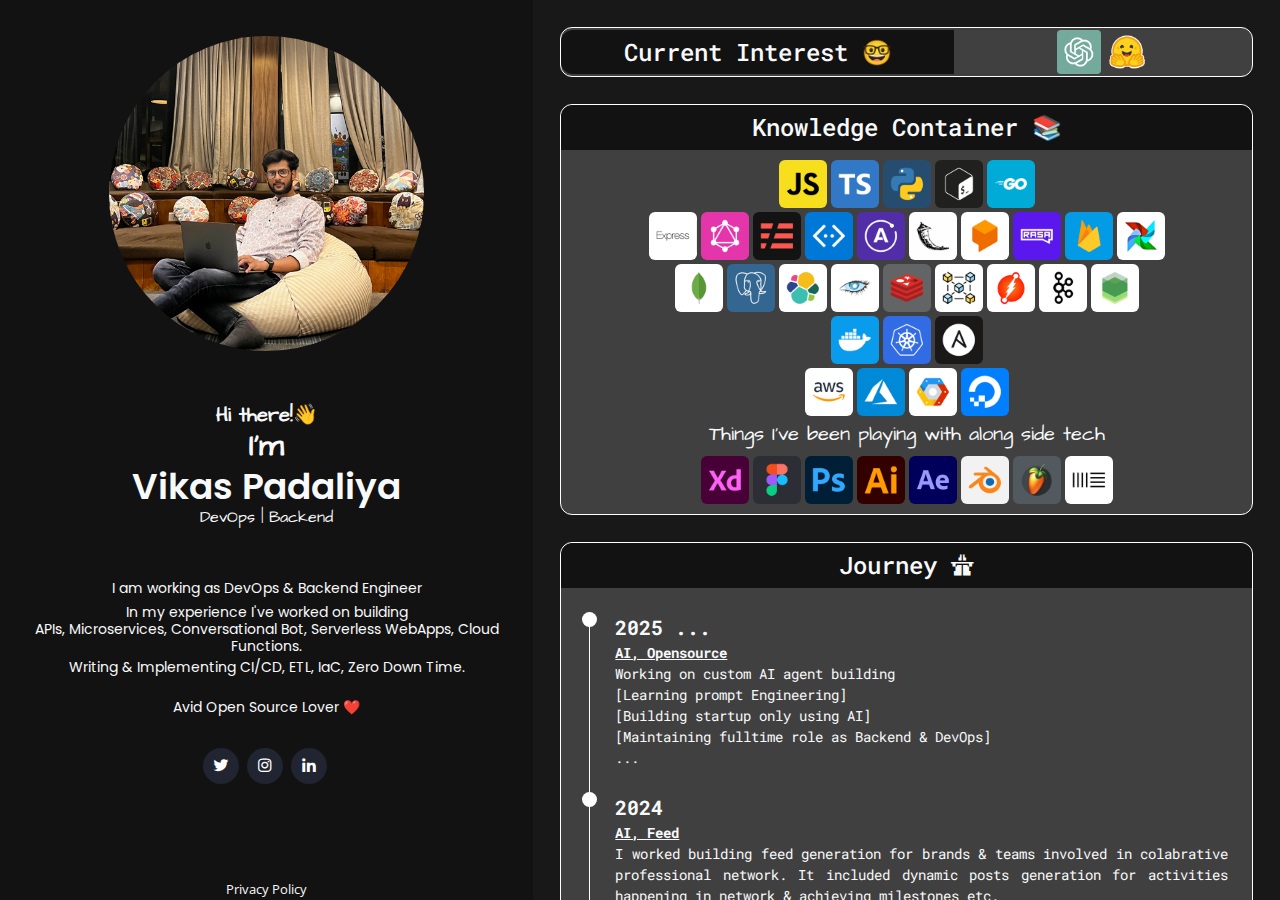
<file: index.html>
<!DOCTYPE html>
<html lang="en">
  <head>
    <meta charset="utf-8" />
    <meta content="width=device-width, initial-scale=1.0" name="viewport" />

    <title>Vikas Padaliya</title>
    <meta
      name="google-site-verification"
      content="baOHmpaGvsqfueZzOCyQHRJVU0tcOq9hrvQE9EifEQY"
    />
    <meta
      name="keyword"
      content="portfolio, vikas padaliya, vikas, pvkas, pvkas13, vkas, devops, backend, rajkot, india"
    />
    <meta
      name="description"
      content="Hi, I'm Vikas Padaliya. I am working as DevOps & Backend Engineer. I've experience on building APIs, Microservices, Implementing Zero Down Time, Writing ETL, CI/CD, IaC, Conversational Bot, Serverless WebApps, Cloud Functions and Working with cloud platform like AWS, Azure, GCP along with various DevOps technologies"
    />

    <!-- Social Media  -->
    <meta property="og:title" content="Vikas Padaliya" />
    <meta
      property="og:image"
      content="https://www.pvkas.com/img/vkas-preview.jpg"
    />
    <meta
      property="og:description"
      content="Hi, I'm Vikas Padaliya. I am working as DevOps & Backend Engineer. I've experience on building APIs, Microservices, Implementing Zero Down Time, Writing ETL, CI/CD, IaC, Conversational Bot, Serverless WebApps, Cloud Functions and Working with cloud platform like AWS, Azure, GCP along with various DevOps technologies"
    />
    <meta property="og:url" content="https://www.pvkas.com" />

    <!-- Favicons -->
    <link href="./img/favicon.png" rel="icon" />
    <link
      rel="apple-touch-icon"
      sizes="180x180"
      href="./img/apple-touch-icon.png"
    />
    <link rel="icon" sizes="192x192" href="./img/icon-hd.png" />
    <link rel="icon" sizes="128x128" href="./img/icon.png" />

    <!-- Google Fonts -->
    <link
      href="https://fonts.googleapis.com/css?family=Open+Sans:300,300i,400,400i,600,600i,700,700i|Poppins:300,300i,400,400i,500,500i,600,600i,700,700i"
      rel="stylesheet"
    />
    <link rel="preconnect" href="https://fonts.gstatic.com" />
    <link
      href="https://fonts.googleapis.com/css2?family=Architects+Daughter&display=swap"
      rel="stylesheet"
    />
    <link rel="preconnect" href="https://fonts.gstatic.com" />
    <link
      href="https://fonts.googleapis.com/css2?family=Roboto+Mono:wght@400;500;700&display=swap"
      rel="stylesheet"
    />

    <!-- CDN CSS Files -->
    <link
      rel="stylesheet"
      href="https://maxcdn.bootstrapcdn.com/bootstrap/4.0.0/css/bootstrap.min.css"
      integrity="sha384-Gn5384xqQ1aoWXA+058RXPxPg6fy4IWvTNh0E263XmFcJlSAwiGgFAW/dAiS6JXm"
      crossorigin="anonymous"
    />
    <link
      href="https://unpkg.com/boxicons@2.0.7/css/boxicons.min.css"
      rel="stylesheet"
    />

    <!-- Main CSS File -->
    <link href="css/style.css" rel="stylesheet" />

    <!-- Global site tag (gtag.js) - Google Analytics -->
    <script
      async
      src="https://www.googletagmanager.com/gtag/js?id=G-7EEP8YHH7P"
    ></script>
    <script>
      window.dataLayer = window.dataLayer || [];
      function gtag() {
        dataLayer.push(arguments);
      }
      gtag("js", new Date());

      gtag("config", "G-7EEP8YHH7P");
    </script>
  </head>

  <body>
    <div class="row no-gutters">
      <!-- ======= Header ======= -->
      <header id="bio" class="header col-md-5">
        <div
          class="profile d-flex flex-column align-items-center justify-content-sm-around"
        >
          <img
            class="profile-picture img-fluid rounded-circle"
            src="./img/vkas.jpg"
            alt=""
          />
          <div class="profile-name d-flex flex-column">
            <h2 class="text-light">Hi there!👋</h2>
            <h2 class="text-light" style="font-size: 32px">I'm</h2>
            <h1 class="text-light">Vikas Padaliya</h1>
            <h3 class="text-light">DevOps | Backend</h3>
          </div>
          <div class="profile-information">
            <h4 class="text-light px-2 mb-2">
              I am working as DevOps & Backend Engineer<br />
            </h4>
            <h4 class="text-light px-2 mb-1">
              In my experience I've worked on building<br />
              APIs, Microservices, Conversational Bot, Serverless WebApps, Cloud
              Functions.
            </h4>
            <h4 class="text-light px-2 mb-4">
              Writing & Implementing CI/CD, ETL, IaC, Zero Down Time.
            </h4>
            <h4 class="text-light">Avid Open Source Lover ❤️<br /></h4>
          </div>
          <div class="profile-links mt-3 text-center">
            <a
              href="https://twitter.com/pvkas13"
              class="twitter"
              target="_blank"
              ><i class="bx bxl-twitter"></i
            ></a>
            <a
              href="https://www.instagram.com/pvkas13"
              class="instagram"
              target="_blank"
              ><i class="bx bxl-instagram"></i
            ></a>
            <a
              href="https://www.linkedin.com/in/pvkas13"
              class="linkedin"
              target="_blank"
              ><i class="bx bxl-linkedin"></i
            ></a>
          </div>
          <div class="mt-3">
            <a href="privacy-policy" class="text-light small">Privacy Policy</a>
          </div>
        </div>
      </header>

      <main id="main" class="col-md-7">
        <section
          id="interests"
          class="d-flex flex-row interest-container section-bg"
        >
          <div class="interest-container-title px-2 py-2">
            <h2 class="text-light">Current Interest 🤓</h2>
          </div>
          <div
            class="d-flex flex-row interest-container-content justify-content-center px-2"
          >
            <a
              href="https://openai.com/blog/chatgpt"
              target="_blank"
              title="ChatGPT"
            >
              <img src="./img/ChatGPT.png" alt="" />
            </a>
            <a
              href="https://huggingface.co/"
              target="_blank"
              title="Prompt Engineering"
            >
              <img src="./img/HF.png" alt="" />
            </a>
          </div>
        </section>

        <!-- Knowledge Container -->
        <section id="skills" class="knowledge-container section-bg pb-2">
          <div class="knowledge-container-title">
            <h2 class="text-light py-2 px-2">Knowledge Container 📚</h2>
          </div>
          <div class="d-flex flex-column knowledge-container-content">
            <div class="d-flex flex-row knowledge-container-content-row">
              <div class="knowledge-container-item">
                <a
                  href="https://www.javascript.com/"
                  target="_blank"
                  title="Javascript"
                >
                  <img src="./img/JS.png" alt="" />
                </a>
              </div>
              <div class="knowledge-container-item">
                <a
                  href="https://www.typescriptlang.org/"
                  target="_blank"
                  title="Typescript"
                >
                  <img src="./img/TS.png" alt="" />
                </a>
              </div>
              <div class="knowledge-container-item">
                <a
                  href="hhttps://www.python.org/"
                  target="_blank"
                  title="Python"
                >
                  <img src="./img/Python.png" alt="" />
                </a>
              </div>
              <div class="knowledge-container-item">
                <a
                  href="https://www.shellscript.sh/"
                  target="_blank"
                  title="Shell"
                >
                  <img src="./img/Shell.png" alt="" />
                </a>
              </div>
              <div class="knowledge-container-item">
                <a href="https://golang.org/" target="_blank" title="Go">
                  <img src="./img/Go.png" alt="" />
                </a>
              </div>
            </div>
            <div class="d-flex flex-row knowledge-container-content-row">
              <div class="knowledge-container-item">
                <a
                  href="https://expressjs.com/"
                  target="_blank"
                  title="Express"
                >
                  <img src="./img/Express.png" alt="" />
                </a>
              </div>
              <div class="knowledge-container-item">
                <a href="https://graphql.org/" target="_blank" title="Ethereum">
                  <img src="./img/Graphql.png" alt="" />
                </a>
              </div>
              <div class="knowledge-container-item">
                <a
                  href="https://www.serverless.com/"
                  target="_blank"
                  title="Serverless"
                >
                  <img src="./img/Serverless.png" alt="" />
                </a>
              </div>
              <div class="knowledge-container-item">
                <a
                  href="https://dev.botframework.com/"
                  target="_blank"
                  title="Bot Framework"
                >
                  <img src="./img/BF.png" alt="" />
                </a>
              </div>
              <div class="knowledge-container-item">
                <a
                  href="https://www.apollographql.com/"
                  target="_blank"
                  title="Apollo Graphql"
                >
                  <img src="./img/Apollo.png" alt="" />
                </a>
              </div>
              <div class="knowledge-container-item">
                <a
                  href="https://flask.palletsprojects.com/en/1.1.x/"
                  target="_blank"
                  title="Flask"
                >
                  <img src="./img/Flask.png" alt="" />
                </a>
              </div>
              <div class="knowledge-container-item">
                <a
                  href="https://cloud.google.com/dialogflow"
                  target="_blank"
                  title="Dialogflow"
                >
                  <img src="./img/Dialogflow.png" alt="" />
                </a>
              </div>
              <div class="knowledge-container-item">
                <a href="https://rasa.com/" target="_blank" title="Rasa">
                  <img src="./img/Rasa.png" alt="" />
                </a>
              </div>
              <div class="knowledge-container-item">
                <a
                  href="https://firebase.google.com/"
                  target="_blank"
                  title="Firebase"
                >
                  <img src="./img/Firebase.png" alt="" />
                </a>
              </div>
              <div class="knowledge-container-item">
                <a
                  href="https://airflow.apache.org/"
                  target="_blank"
                  title="Airflow"
                >
                  <img src="./img/Airflow.png" alt="" />
                </a>
              </div>
            </div>
            <div class="d-flex flex-row knowledge-container-content-row">
              <div class="knowledge-container-item">
                <a
                  href="https://www.mongodb.com/"
                  target="_blank"
                  title="Mongodb"
                >
                  <img src="./img/Mongo.png" alt="" />
                </a>
              </div>
              <div class="knowledge-container-item">
                <a
                  href="https://www.postgresql.org/"
                  target="_blank"
                  title="Postgre SQL"
                >
                  <img src="./img/Postgre.png" alt="" />
                </a>
              </div>
              <div class="knowledge-container-item">
                <a
                  href="https://www.elastic.co/"
                  target="_blank"
                  title="Elastic Search"
                >
                  <img src="./img/Elastic.png" alt="" />
                </a>
              </div>
              <div class="knowledge-container-item">
                <a
                  href="https://cassandra.apache.org/"
                  target="_blank"
                  title="Cassandra"
                >
                  <img src="./img/Cassandra.png" alt="" />
                </a>
              </div>
              <div class="knowledge-container-item">
                <a href="https://redis.io/" target="_blank" title="Redis">
                  <img src="./img/Redis.png" alt="" />
                </a>
              </div>
              <div class="knowledge-container-item">
                <a
                  href="https://www.investopedia.com/terms/b/blockchain.asp"
                  target="_blank"
                  title="Blockchain"
                >
                  <img src="./img/BlockChain.png" alt="" />
                </a>
              </div>
              <div class="knowledge-container-item">
                <a href="https://dgraph.io" target="_blank" title="DGraph">
                  <img src="./img/Dgraph.png" alt="" />
                </a>
              </div>
              <div class="knowledge-container-item">
                <a
                  href="https://kafka.apache.org"
                  target="_blank"
                  title="Kafka"
                >
                  <img src="./img/Kafka.png" alt="" />
                </a>
              </div>
              <div class="knowledge-container-item">
                <a
                  href="https://github.com/google/leveldb"
                  target="_blank"
                  title="Level Db"
                >
                  <img src="./img/Level.png" alt="" />
                </a>
              </div>
            </div>
            <div class="d-flex flex-row knowledge-container-content-row">
              <div class="knowledge-container-item">
                <a
                  href="https://www.docker.com/"
                  target="_blank"
                  title="Docker"
                >
                  <img src="./img/Docker.png" alt="" />
                </a>
              </div>
              <div class="knowledge-container-item">
                <a
                  href="https://kubernetes.io/"
                  target="_blank"
                  title="Kubernetes"
                >
                  <img src="./img/Kubernetes.png" alt="" />
                </a>
              </div>
              <div class="knowledge-container-item">
                <a
                  href="https://www.ansible.com/"
                  target="_blank"
                  title="Ansible"
                >
                  <img src="./img/Ansible.png" alt="" />
                </a>
              </div>
            </div>
            <div class="d-flex flex-row knowledge-container-content-row">
              <div class="knowledge-container-item">
                <a href="https://aws.amazon.com/" target="_blank" title="AWS">
                  <img src="./img/AWS.png" alt="" />
                </a>
              </div>
              <div class="knowledge-container-item">
                <a
                  href="https://azure.microsoft.com/en-in/"
                  target="_blank"
                  title="Azure"
                >
                  <img src="./img/Azure.png" alt="" />
                </a>
              </div>
              <div class="knowledge-container-item">
                <a
                  href="https://cloud.google.com/"
                  target="_blank"
                  title="Google Cloud"
                >
                  <img src="./img/GCP.png" alt="" />
                </a>
              </div>
              <div class="knowledge-container-item">
                <a
                  href="https://www.digitalocean.com/"
                  target="_blank"
                  title="Digital Ocean"
                >
                  <img src="./img/DO.png" alt="" />
                </a>
              </div>
            </div>
            <div class="d-flex flex-row knowledge-container-sub-title">
              <h4 class="text-light">
                Things I've been playing with along side tech
              </h4>
            </div>
            <div class="d-flex flex-row knowledge-container-content-row">
              <div class="knowledge-container-item">
                <a
                  href="https://www.adobe.com/in/products/xd.html"
                  target="_blank"
                  title="Adobe XD"
                >
                  <img src="./img/XD.png" alt="" />
                </a>
              </div>
              <div class="knowledge-container-item">
                <a href="https://www.figma.com/" target="_blank" title="Figma">
                  <img src="./img/Figma.png" alt="" />
                </a>
              </div>
              <div class="knowledge-container-item">
                <a
                  href="https://www.adobe.com/in/products/photoshop.html"
                  target="_blank"
                  title="Photoshop"
                >
                  <img src="./img/PS.png" alt="" />
                </a>
              </div>
              <div class="knowledge-container-item">
                <a
                  href="https://www.adobe.com/in/products/illustrator.html"
                  target="_blank"
                  title="Illustrator"
                >
                  <img src="./img/AI.png" alt="" />
                </a>
              </div>
              <div class="knowledge-container-item">
                <a
                  href="https://www.adobe.com/in/products/aftereffects.html"
                  target="_blank"
                  title="After Effects"
                >
                  <img src="./img/AE.png" alt="" />
                </a>
              </div>
              <div class="knowledge-container-item">
                <a
                  href="https://www.blender.org/"
                  target="_blank"
                  title="Blender"
                >
                  <img src="./img/Blender.png" alt="" />
                </a>
              </div>
              <div class="knowledge-container-item">
                <a
                  href="https://www.image-line.com/"
                  target="_blank"
                  title="FL Studio"
                >
                  <img src="./img/FL.png" alt="" />
                </a>
              </div>
              <div class="knowledge-container-item">
                <a
                  href="https://www.ableton.com/en/"
                  target="_blank"
                  title="Ableton Live"
                >
                  <img src="./img/Ableton.png" alt="" />
                </a>
              </div>
            </div>
          </div>
        </section>

        <!-- Journey Timeline -->
        <section id="journey" class="timeline-container section-bg">
          <div class="timeline-container-title">
            <h2 class="text-light py-2 px-2">Journey 🛣</h2>
          </div>
          <div
            class="d-flex flex-row timeline-container-content my-4 ml-2 mr-4"
          >
            <div class="timeline">
              <ul class="sessions">
                <li class="session">
                  <div class="time text-light">2025 ...</div>
                  <p class="text-light">
                    <b><u> AI, Opensource</u></b
                    ><br />
                    Working on custom AI agent building<br />
                    [Learning prompt Engineering]<br />
                    [Building startup only using AI]<br />
                    [Maintaining fulltime role as Backend & DevOps]<br />
                    ...
                  </p>
                </li>
                <li class="session">
                  <div class="time text-light">2024</div>
                  <p class="text-light">
                    <b><u> AI, Feed</u></b
                    ><br />
                    I worked building feed generation for brands & teams
                    involved in colabrative professional network. It included
                    dynamic posts generation for activities happening in network
                    & achieving milestones etc.<br />
                    Moderator system to manage activity in complex network
                    professional building product.<br />
                    Played with different types of AI Opensource models and its
                    usecases.<br />
                    Different architectures to build custom AI models integrated
                    with data lake<br />
                  </p>
                </li>
                <li class="session">
                  <div class="time text-light">2023</div>
                  <p class="text-light">
                    <b><u> AI, Search Engine</u></b
                    ><br />
                    Working professionally to build search engine for
                    colabrative professional network. My resposibilities
                    involved building data pipelines for data aggregation,
                    indexing, generating custom queries for text searches and
                    implementing of ranking system in search engine. I also
                    spend time learning and experimenting with opensource AI
                    models for use-cases like text summarization & QnA.
                  </p>
                </li>
                <li class="session">
                  <div class="time text-light">2022</div>
                  <p class="text-light">
                    <b><u> AI, Web3</u></b
                    ><br />
                    Working closely with startups around AI and Collaboration
                    Network. Using my existing knwoledge in AI & NLP, I helped
                    developing and integrating end-to-end service which predicts
                    emotion from voice. As one of early user and beta tester of
                    GPT-OpenAI (Since 2020). I spent lot of time playing around
                    experimenting with AI techonologies. Meanwhile I also
                    contributed to startup building an emerging peer to peer
                    professional network as Backend & DevOps engineer. From
                    trying to build bridge between web2 and web3 for next-gen
                    application I pivoted towards AI applications.
                  </p>
                </li>
                <li class="session">
                  <div class="time text-light">2021</div>
                  <p class="text-light">
                    <b
                      ><u>
                        BlockChain, Graph Databases, Zero Downtime, Event Driven
                        Microservice</u
                      ></b
                    ><br />
                    Getting chance to work on growing startups with their
                    massive user growth. Scale & Stability becomes primary
                    requirement of startup during this stage. I got to work on
                    implementing zero down time using methods like blue-green
                    and also allowing to test with canary builds. One of my core
                    resposibility was to develop and migrate to Event driven
                    Microservices while leading some features like building
                    recommendation engine service using graph databases. As Tech
                    World was already shifting towards new technologies like
                    blockchain and crypto. I spent decent amount of time
                    learning and experimenting it.
                  </p>
                </li>
                <li class="session">
                  <div class="time text-light">2020</div>
                  <p class="text-light">
                    <b><u>Python, Elastic Search, Ansible, Kubernetes</u></b
                    ><br />
                    Working in service based startup I got opportunity to work
                    with different startups and people around the world. since
                    every idea has its own tech requirements. I have worked in
                    different languages. Building architecture like master-slave
                    for workload distribution, writing ETL, APIs, cache systems,
                    NLP bots. While taking care of all DevOps resposibilities
                    and developing solid knowledge on IaC and kubernetes.
                  </p>
                </li>
                <li class="session">
                  <div class="time text-light">2019</div>
                  <p class="text-light">
                    <b><u>Nodejs, MongoDB, Docker, Azure </u></b><br />
                    While working as intern in DevOps. I was also one of core
                    backend developer in MEAN & MERN stack projects. Writing and
                    integrating APIs, web scraping and scripts. Started building
                    strong knowledge around containerization meanwhile getting
                    my hands on AWS and Azure. Thus, I started my journey tech
                    journey.
                  </p>
                </li>
                <li class="session">
                  <div class="time text-light">2018</div>
                  <p class="text-light">
                    <b><u> Linux, Administration, Cloud, AWS</u></b
                    ><br />
                    As Industry was shifting towards cloud computing. I used
                    knowledge I had on networking and jumped into cloud
                    computing. I started with taking courses on AWS. Which
                    helped me learn Administration and UNIX eventually made me
                    play around linux. This was the time I actually started
                    loving opensource and its community. Finally I decided to
                    join company as DevOps intern.
                  </p>
                </li>
                <li class="session">
                  <div class="time text-light">2017</div>
                  <p class="text-light">
                    <b><u> Figma, XD, Networking</u></b>
                    <br />
                    While working part time as designer I shifted my to work
                    towards UI/UX. As I was working closely with industry while
                    studying. I found one interesting domain which was
                    networking. So, I took few courses of CISCO and VMWARE.
                    where I learn how configure and manage network and bare
                    metal virtual machines, switches, routers, firewalls.
                  </p>
                </li>
                <li class="session">
                  <div class="time text-light">2016</div>
                  <p class="text-light">
                    <b><u> Java, Android, Illustrator, Premier</u></b>
                    <br />
                    As a part of academics. I leaned Java and Android. on
                    personal interest I contributed to couple of mobile
                    applications. To create assets for mobile app I had to spend
                    lot of time creating icons, screns, animation using
                    Illustrator. Meanwhile I also helped creating posters,
                    teaser and brochure for college. I was also working as part
                    time designer in a startup.
                  </p>
                </li>
                <li class="session">
                  <div class="time text-light">2015</div>
                  <p class="text-light">
                    <b><u> C++ Shell</u></b
                    ><br />
                    After spending lot of time working with all these different
                    tools and programs. It developed my interest into computers.
                    I chose it as my career path. The very first things I got to
                    learn was language like C, C++ and basic shell scripting
                    along with all software engineering knowledge.
                  </p>
                </li>
                <li class="session">
                  <div class="time text-light">2013-2014</div>
                  <p class="text-light">
                    <b><u> Blender, FL Studio, Ableton Live</u></b
                    ><br />
                    While playing with 2D animation and VFX. It eventually led
                    me to work around 3D animation and asset building. Since
                    every short clip needs audio track which again drove me
                    towards generating some music. I used tools like FL studio
                    and Ableton Live to create samples and music tracks.
                  </p>
                </li>
                <li class="session">
                  <div class="time text-light">2012</div>
                  <p class="text-light">
                    <b><u> Photoshop, After Effect</u></b
                    ><br />
                    Having interest in drawing, I got my hands creating digital
                    arts. Started photoshop with basic editing to making some
                    short films and animation in after effects. I still feel the
                    same excitement about VFX industry.
                  </p>
                </li>
              </ul>
            </div>
          </div>
        </section>
      </main>
    </div>

    <!-- Vendor JS Files -->
    <script
      src="https://code.jquery.com/jquery-3.2.1.slim.min.js"
      integrity="sha384-KJ3o2DKtIkvYIK3UENzmM7KCkRr/rE9/Qpg6aAZGJwFDMVNA/GpGFF93hXpG5KkN"
      crossorigin="anonymous"
    ></script>
    <script
      src="https://cdnjs.cloudflare.com/ajax/libs/popper.js/1.12.9/umd/popper.min.js"
      integrity="sha384-ApNbgh9B+Y1QKtv3Rn7W3mgPxhU9K/ScQsAP7hUibX39j7fakFPskvXusvfa0b4Q"
      crossorigin="anonymous"
    ></script>
    <script
      src="https://maxcdn.bootstrapcdn.com/bootstrap/4.0.0/js/bootstrap.min.js"
      integrity="sha384-JZR6Spejh4U02d8jOt6vLEHfe/JQGiRRSQQxSfFWpi1MquVdAyjUar5+76PVCmYl"
      crossorigin="anonymous"
    ></script>
  </body>
</html>
</file>
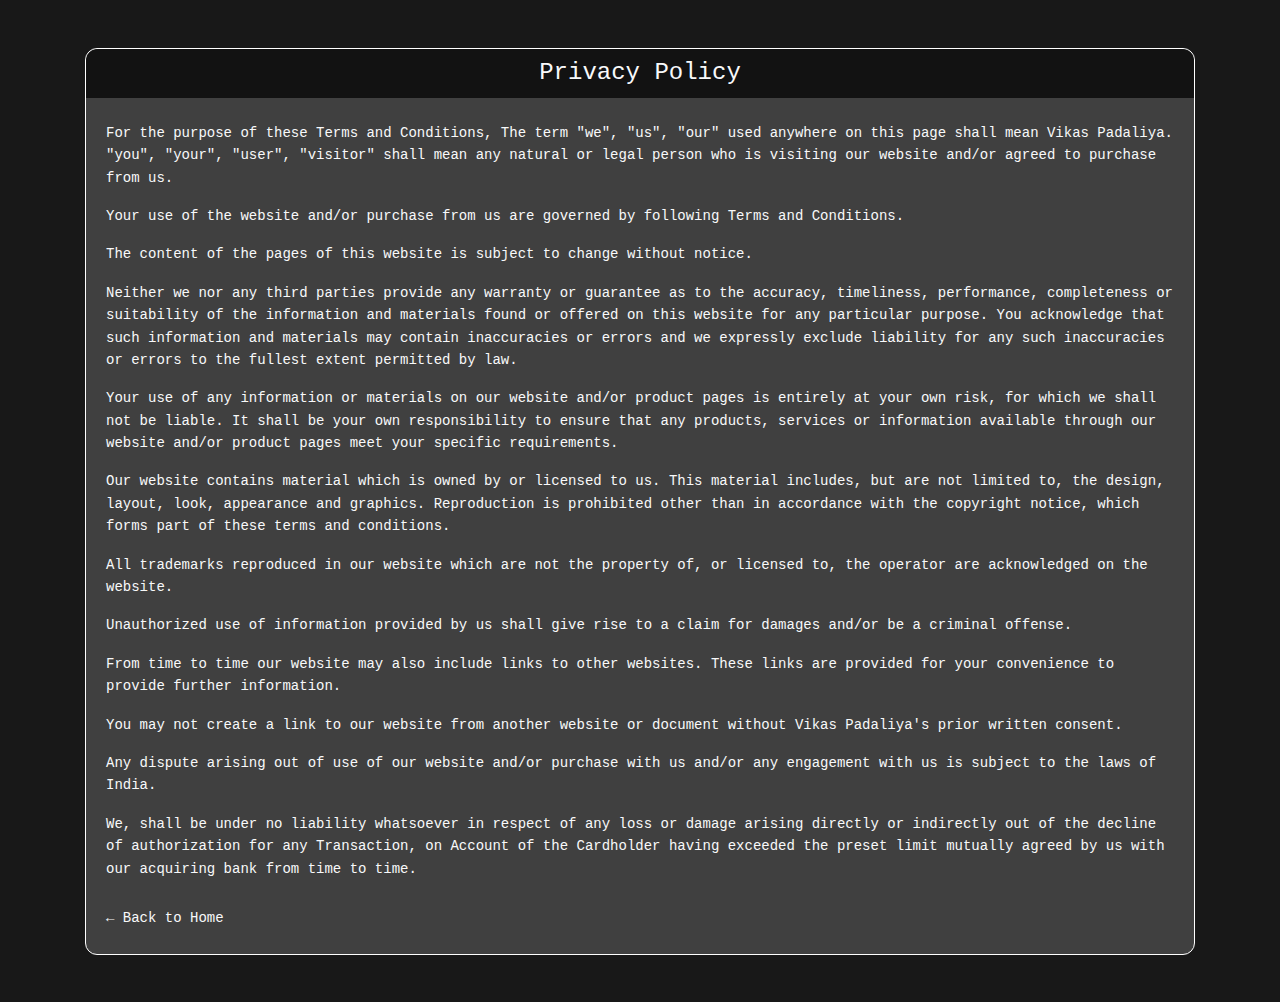
<file: privacy-policy.html>
<!DOCTYPE html>
<html lang="en">
  <head>
    <meta charset="utf-8" />
    <meta content="width=device-width, initial-scale=1.0" name="viewport" />

    <title>Privacy Policy - Vikas Padaliya</title>
    <meta
      name="description"
      content="Privacy Policy for Vikas Padaliya's website"
    />

    <!-- Favicons -->
    <link href="./img/favicon.png" rel="icon" />
    <link
      rel="apple-touch-icon"
      sizes="180x180"
      href="./img/apple-touch-icon.png"
    />
    <link rel="icon" sizes="192x192" href="./img/icon-hd.png" />
    <link rel="icon" sizes="128x128" href="./img/icon.png" />

    <!-- Google Fonts -->
    <link
      href="https://fonts.googleapis.com/css?family=Open+Sans:300,300i,400,400i,600,600i,700,700i|Poppins:300,300i,400,400i,500,500i,600,600i,700,700i"
      rel="stylesheet"
    />

    <!-- CDN CSS Files -->
    <link
      rel="stylesheet"
      href="https://maxcdn.bootstrapcdn.com/bootstrap/4.0.0/css/bootstrap.min.css"
    />

    <!-- Main CSS File -->
    <link href="css/style.css" rel="stylesheet" />
  </head>

  <body>
    <div class="privacy-policy">
      <div class="container py-5">
        <div class="privacy-policy-container">
          <h1 class="text-light mb-4">Privacy Policy</h1>
          <div class="text-light privacy-policy-content">
            <ul style="list-style-type: none; padding-left: 0">
              <li class="mb-3">
                For the purpose of these Terms and Conditions, The term "we",
                "us", "our" used anywhere on this page shall mean Vikas
                Padaliya. "you", "your", "user", "visitor" shall mean any
                natural or legal person who is visiting our website and/or
                agreed to purchase from us.
              </li>
              <li class="mb-3">
                Your use of the website and/or purchase from us are governed by
                following Terms and Conditions.
              </li>
              <li class="mb-3">
                The content of the pages of this website is subject to change
                without notice.
              </li>
              <li class="mb-3">
                Neither we nor any third parties provide any warranty or
                guarantee as to the accuracy, timeliness, performance,
                completeness or suitability of the information and materials
                found or offered on this website for any particular purpose. You
                acknowledge that such information and materials may contain
                inaccuracies or errors and we expressly exclude liability for
                any such inaccuracies or errors to the fullest extent permitted
                by law.
              </li>
              <li class="mb-3">
                Your use of any information or materials on our website and/or
                product pages is entirely at your own risk, for which we shall
                not be liable. It shall be your own responsibility to ensure
                that any products, services or information available through our
                website and/or product pages meet your specific requirements.
              </li>
              <li class="mb-3">
                Our website contains material which is owned by or licensed to
                us. This material includes, but are not limited to, the design,
                layout, look, appearance and graphics. Reproduction is
                prohibited other than in accordance with the copyright notice,
                which forms part of these terms and conditions.
              </li>
              <li class="mb-3">
                All trademarks reproduced in our website which are not the
                property of, or licensed to, the operator are acknowledged on
                the website.
              </li>
              <li class="mb-3">
                Unauthorized use of information provided by us shall give rise
                to a claim for damages and/or be a criminal offense.
              </li>
              <li class="mb-3">
                From time to time our website may also include links to other
                websites. These links are provided for your convenience to
                provide further information.
              </li>
              <li class="mb-3">
                You may not create a link to our website from another website or
                document without Vikas Padaliya's prior written consent.
              </li>
              <li class="mb-3">
                Any dispute arising out of use of our website and/or purchase
                with us and/or any engagement with us is subject to the laws of
                India.
              </li>
              <li class="mb-3">
                We, shall be under no liability whatsoever in respect of any
                loss or damage arising directly or indirectly out of the decline
                of authorization for any Transaction, on Account of the
                Cardholder having exceeded the preset limit mutually agreed by
                us with our acquiring bank from time to time.
              </li>
            </ul>
            <div class="mt-4">
              <a href="/" class="text-light">&larr; Back to Home</a>
            </div>
          </div>
        </div>
      </div>
    </div>

    <!-- Vendor JS Files -->
    <script src="https://code.jquery.com/jquery-3.2.1.slim.min.js"></script>
    <script src="https://cdnjs.cloudflare.com/ajax/libs/popper.js/1.12.9/umd/popper.min.js"></script>
    <script src="https://maxcdn.bootstrapcdn.com/bootstrap/4.0.0/js/bootstrap.min.js"></script>
  </body>
</html>
</file>
<file: css/style.css>
/*--------------------------------------------------------------
# General
--------------------------------------------------------------*/
body {
  font-family: "Open Sans", sans-serif;
  color: #121212;
}

/*--------------------------------------------------------------
# Header
--------------------------------------------------------------*/
.header {
  transition: all ease-in-out 0.5s;
  transition: all 0.5s;
  background: #121212;
  overflow-y: auto;
}

.header .profile {
  height: 100vh;
}

.header .profile .profile-picture {
  margin-left: auto;
  margin-right: auto;
  margin-top: 4vh;
  flex: 3;
  height: 35vh;
  width: auto;
}

.header .profile .profile-name {
  flex: 3;
  justify-content: center;
}

.header .profile h1 {
  font-size: 36px;
  font-weight: 600;
  margin: 0px;
  padding: 0px;
  text-align: center;
  -moz-text-align-last: center;
  text-align-last: center;
  font-family: "Poppins", sans-serif;
}

.header .profile h2 {
  font-size: 20px;
  margin: 0px;
  padding: 0px;
  font-weight: 600;
  text-align: center;
  -moz-text-align-last: center;
  text-align-last: center;
  font-family: "Architects Daughter", cursive;
}

.header .profile h3 {
  font-size: 16px;
  margin: 0px;
  padding: 0px;
  font-weight: 500;
  text-align: center;
  -moz-text-align-last: center;
  text-align-last: center;
  font-family: "Architects Daughter", cursive;
}

.header .profile h4 {
  font-size: 14px;
  margin: 0px;
  padding: 0px;
  text-align: center;
  font-weight: 400;
  -moz-text-align-last: center;
  text-align-last: center;
  font-family: "Poppins", sans-serif;
}

.header .profile .profile-information {
  flex: 2;
}

.header .profile .profile-links {
  flex: 1;
  margin-bottom: 4vh;
}

.header .profile .profile-links a {
  font-size: 18px;
  display: inline-block;
  background: #212431;
  color: #fff;
  line-height: 1;
  padding: 8px 0;
  margin-right: 4px;
  border-radius: 50%;
  text-align: center;
  width: 36px;
  height: 36px;
  transition: 0.3s;
}

.header .profile .profile-links a:hover {
  background: #121212;
  color: #fff;
  text-decoration: none;
}

#main {
  background: #181818;
  height: 100vh;
  overflow-y: scroll;
  width: 100%;
}

@media (max-width: 768px) {
  #main {
    height: auto;
    overflow-y: unset;
  }
}

/*--------------------------------------------------------------
# Sections General
--------------------------------------------------------------*/

section {
  margin-top: 3vh;
  margin-bottom: 3vh;
  margin-left: 3vh;
  margin-right: 3vh;
}

.section-bg {
  background: #404040;
}

/*--------------------------------------------------------------
# Interests Section
--------------------------------------------------------------*/

.interest-container {
  border-radius: 12px;
  justify-content: center;
  align-items: center;
  justify-items: center;
  align-content: center;
  border-color: #fff;
  border-width: 1px;
  border-style: solid;
}

.interest-container h2 {
  font-size: 24px;
  text-align: center;
  margin: 0;
  font-family: "Roboto Mono", monospace;
}

.interest-container-title {
  flex: 4;
  background: #121212;
  border-radius: 12px 0px 0px 12px;
}

.interest-container-content {
  flex: 3;
  justify-content: start;
  align-content: center;
  align-items: center;
  justify-items: center;
}

.interest-container-item {
  flex: 1;
}

.interest-container-content img {
  padding: 2px;
  height: 48px;
  border-radius: 6px;
}

/*--------------------------------------------------------------
  # Knowledge Container
  --------------------------------------------------------------*/

.knowledge-container {
  border-radius: 12px;
  border-color: #fff;
  border-width: 1px;
  border-style: solid;
}

.knowledge-container-title {
  align-items: center;
}

.knowledge-container-title h2 {
  font-size: 24px;
  text-align: center;
  background: #121212;
  border-radius: 12px 12px 0px 0px;
  font-family: "Roboto Mono", monospace;
}

.knowledge-container-content-row {
  border-spacing: 2px;
  border-radius: 24px;
  border-color: #fff;
  flex-wrap: wrap;
  align-items: center;
  justify-content: center;
  justify-items: center;
  align-content: center;
}

.knowledge-container-sub-title {
  align-items: center;
  justify-content: center;
  justify-items: center;
  align-content: center;
}

.knowledge-container-sub-title h4 {
  margin-top: 4px;
  font-size: 20px;
  align-items: center;
  text-align: center;
  -moz-text-align-last: center;
  text-align-last: center;
  font-family: "Architects Daughter", cursive;
}

.knowledge-container-item {
  padding: 2px;
}

.knowledge-container-item img {
  height: 48px;
  border-radius: 6px;
}

/*--------------------------------------------------------------
# Timeline Container
--------------------------------------------------------------*/

.timeline-container {
  border-radius: 12px;
  border-color: #fff;
  border-width: 1px;
  border-style: solid;
}

.timeline-container-title {
  align-items: center;
}

.timeline-container-title h2 {
  font-size: 24px;
  text-align: center;
  background: #121212;
  border-radius: 12px 12px 0px 0px;
  font-family: "Roboto Mono", monospace;
}

.sessions,
.session {
  list-style: none;
  padding: 0px;
}

.session {
  padding-bottom: 1.5rem;
  border-left: 1px solid #fff;
  position: relative;
  padding-left: 25px;
  margin-left: 20px;
}
.session:last-child {
  border: 0px;
  padding-bottom: 0;
}
.session:before {
  content: "";
  width: 15px;
  height: 15px;
  background: #fff;
  border-radius: 50%;
  position: absolute;
  left: -8px;
  top: 0px;
}

.time {
  font-size: 20px;
  font-weight: 700;
  font-family: "Roboto Mono", monospace;
}

.timeline p {
  font-size: 14px;
  margin: 0px;
  padding: 0px;
  text-align: left;
  text-align: justify;
  font-weight: 400;
  text-align-last: left;
  font-family: "Roboto Mono", monospace;
}

/*--------------------------------------------------------------
# Privacy Policy
--------------------------------------------------------------*/
.privacy-policy {
  min-height: 100vh;
  background: #181818;
}

.privacy-policy-container {
  background: #404040;
  border-radius: 12px;
  border: 1px solid #fff;
  padding: 0px;
  margin: 0px;
}

.privacy-policy-container h1 {
  font-size: 24px;
  text-align: center;
  background: #121212;
  border-radius: 12px 12px 0px 0px;
  font-family: "Roboto Mono", monospace;
  padding: 10px;
  margin-bottom: 20px;
}

.privacy-policy-container ul {
  margin-bottom: 0;
}

.privacy-policy-container li {
  font-family: "Roboto Mono", monospace;
  font-size: 14px;
  line-height: 1.6;
}

.privacy-policy-container a {
  font-family: "Roboto Mono", monospace;
  font-size: 14px;
  text-decoration: none;
}

.privacy-policy-container a:hover {
  text-decoration: underline;
}

.privacy-policy-content {
  padding: 0px 20px 25px 20px;
}
</file>
